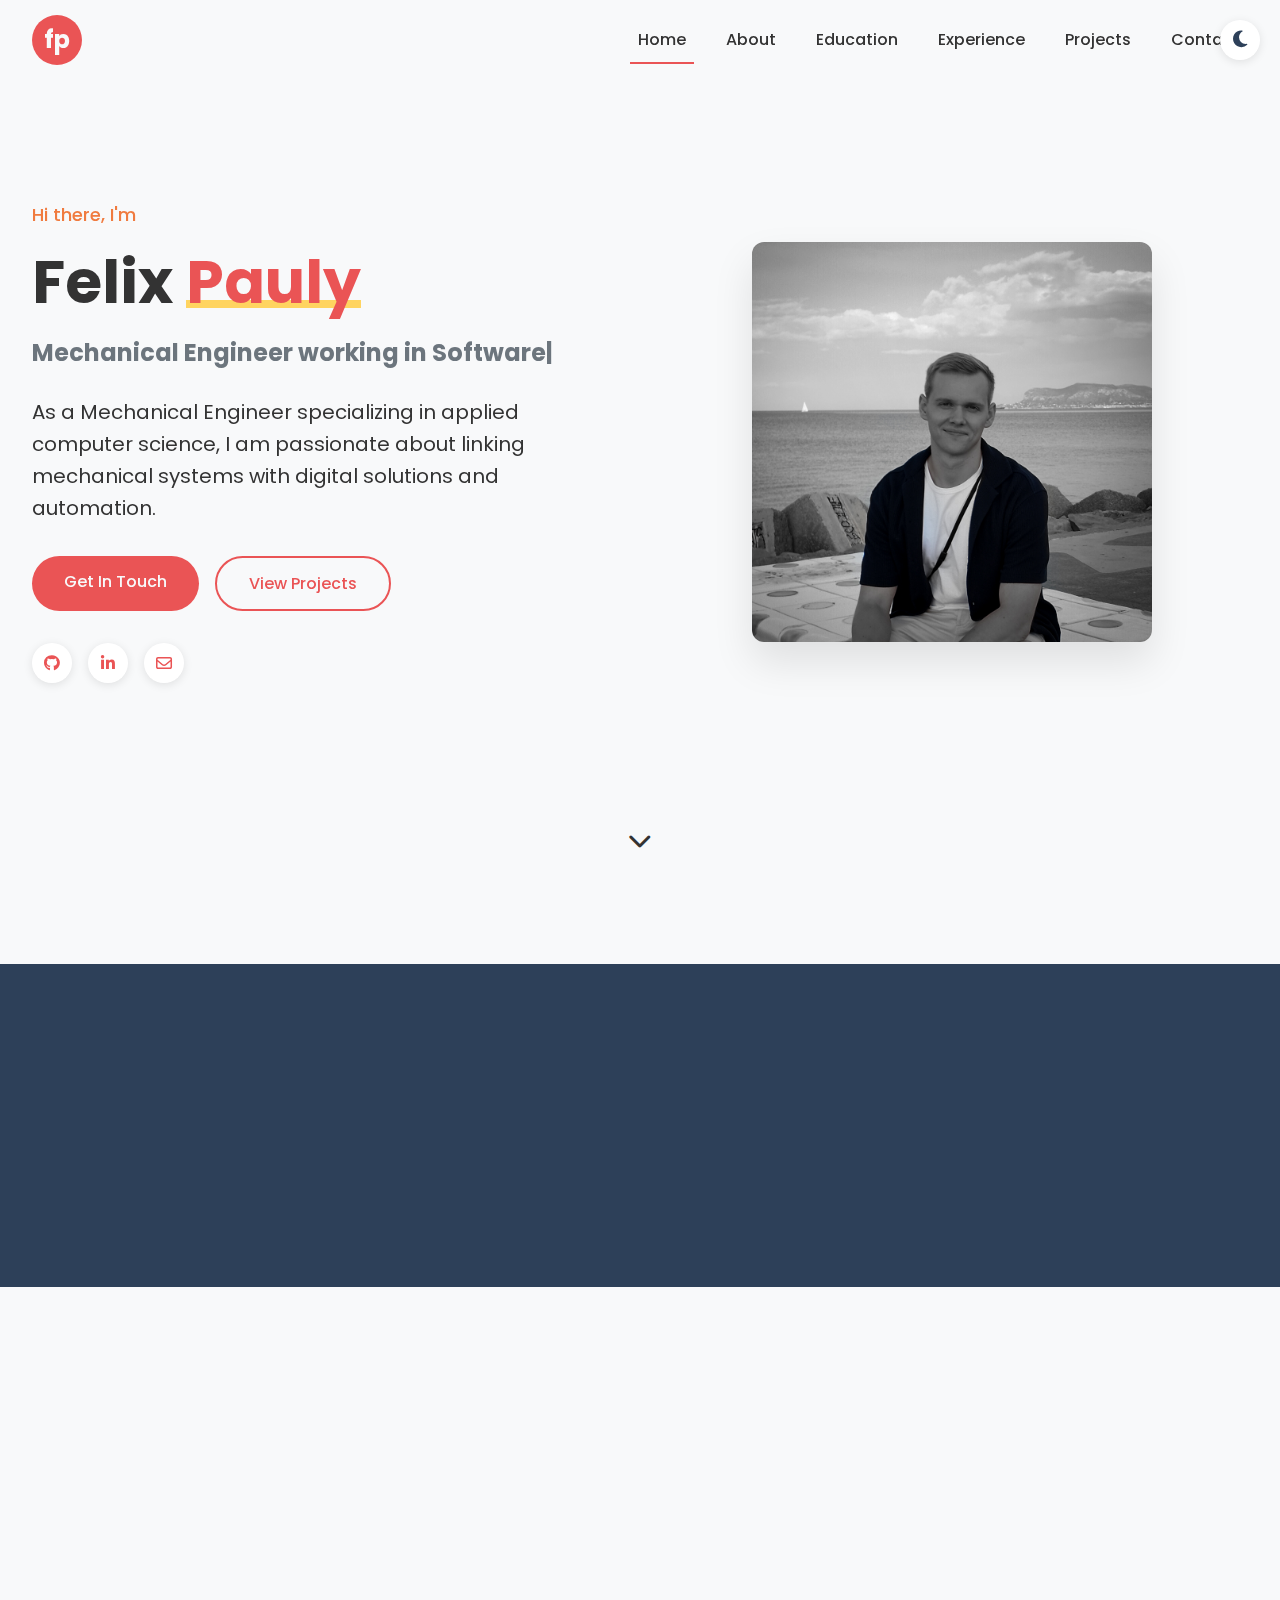
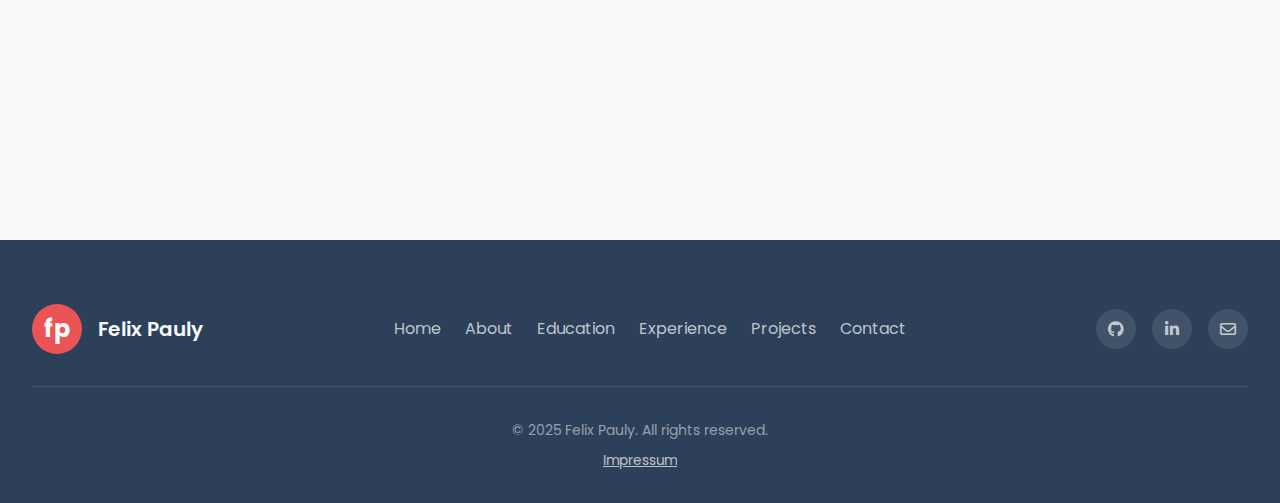
<file: index.html>
<!DOCTYPE html>
<html lang="en">
<head>
    <meta charset="UTF-8">
    <meta name="viewport" content="width=device-width, initial-scale=1.0">
    <title>Felix Pauly | Mechanical Engineer working in Software</title>
    <meta name="description" content="Portfolio of Felix Pauly, Mechanical Engineer with experience in automotive software development">
    <!-- Fonts -->
    <link rel="preconnect" href="https://fonts.googleapis.com">
    <link rel="preconnect" href="https://fonts.gstatic.com" crossorigin>
    <link href="https://fonts.googleapis.com/css2?family=Poppins:wght@300;400;500;600;700&display=swap" rel="stylesheet">
    <!-- Font Awesome -->
    <link rel="stylesheet" href="https://cdnjs.cloudflare.com/ajax/libs/font-awesome/6.4.0/css/all.min.css">
    <!-- Theme initializer - prevents flash -->
    <script>
        // Adds a preload class to disable transitions during loading
        document.documentElement.classList.add('preload');
        
        // Wait until the DOM is fully loaded
        document.addEventListener('DOMContentLoaded', function() {
            // Check saved theme and apply it immediately
            const savedTheme = localStorage.getItem('theme');
            if (savedTheme === 'dark' || (!savedTheme && window.matchMedia('(prefers-color-scheme: dark)').matches)) {
                document.body.classList.add('dark-theme');
            }
        });
        
        // Remove the preload class after loading to enable transitions
        window.addEventListener('load', () => {
            setTimeout(() => {
                document.documentElement.classList.remove('preload');
            }, 50);
        });
    </script>
    <!-- Custom CSS -->
    <link rel="stylesheet" href="./styles.css">
    <link rel="icon" type="image/svg" href="./img/logo.svg">
    <!-- AOS Animation Library -->
    <link href="https://unpkg.com/aos@2.3.1/dist/aos.css" rel="stylesheet">
</head>
<body>
    <div class="theme-toggle">
        <i class="fas fa-moon"></i>
        <i class="fas fa-sun"></i>
    </div>

    <header id="home">
        <div class="header-content container">
            <a href="#home" class="logo-holder">
                <div class="logo">
                    <span>fp</span>
                </div>
            </a>
            <nav>
                <ul id="menu">
                    <li>
                        <a href="#home" class="nav-link active">Home</a>
                    </li>
                    <li>
                        <a href="#skills" class="nav-link">About</a>
                    </li>
                    <li>
                        <a href="#education" class="nav-link">Education</a>
                    </li>
                    <li>
                        <a href="#experience" class="nav-link">Experience</a>
                    </li>
                    <li>
                        <a href="#projects" class="nav-link">Projects</a>
                    </li>
                    <li>
                        <a href="#contact" class="nav-link">Contact</a>
                    </li>
                </ul>
                <button class="mobile-toggle" aria-label="Toggle menu">
                    <span></span>
                    <span></span>
                    <span></span>
                </button>
            </nav>
        </div>
    </header>

    <main>
        <section class="hero" id="hero">
            <div class="container">
                <div class="hero-content">
                    <div class="hero-text" data-aos="fade-right">
                        <span class="subtitle">Hi there, I'm</span>
                        <h1>Felix <span>Pauly</span></h1>
                        <h2 class="typing">Mechanical Engineer working in Software</h2>
                        <p> As a Mechanical Engineer specializing in applied computer science, I am passionate about linking mechanical systems with digital solutions and automation.</p>
                        <div class="cta-buttons">
                            <a href="#contact" class="btn btn-primary">Get In Touch</a>
                            <a href="#projects" class="btn btn-secondary">View Projects</a>
                        </div>
                        <div class="social-links">
                            <a href="https://www.github.com/fepauly" aria-label="GitHub"><i class="fab fa-github"></i></a>
                            <a href="https://www.linkedin.com/in/felix-pauly" aria-label="LinkedIn"><i class="fab fa-linkedin-in"></i></a>
                            <a href="mailto:f.pauly97@gmail.com" aria-label="Email"><i class="far fa-envelope"></i></a>
                        </div>
                    </div>
                    <div class="hero-image" data-aos="fade-left">
                        <div class="image-wrapper">
                            <img src="./img/me.jpg" alt="Felix Pauly - Mechanical Engineer with Applied Computer Science" width="100%">
                        </div>
                    </div>
                </div>
            </div>
            <div class="scroll-down">
                <a href="#skills">
                    <i class="fas fa-chevron-down"></i>
                </a>
            </div>
        </section>

        <section class="stats">
            <div class="container">
                <div class="stats-grid">
                    <div class="stat-item" data-aos="fade-up" data-aos-delay="100">
                        <i class="fas fa-code"></i>
                        <h3>2+</h3>
                        <p>Years Experience</p>
                    </div>
                    <div class="stat-item" data-aos="fade-up" data-aos-delay="200">
                        <i class="fas fa-graduation-cap"></i>
                        <h3>M.SC.</h3>
                        <p>Mechanical Engineering<br/>w/ applied CS</p>
                    </div>
                    <div class="stat-item" data-aos="fade-up" data-aos-delay="200">
                        <i class="fas fa-flask"></i>
                        <h3>Automation</h3>
                        <p>Developing Test Benches w/ LabVIEW</p>
                    </div>
                    <div class="stat-item" data-aos="fade-up" data-aos-delay="300">
                        <i class="fas fa-car"></i>
                        <h3>SIL</h3>
                        <p>Level 1-3 Experience</p>
                    </div>
                    <div class="stat-item" data-aos="fade-up" data-aos-delay="400">
                        <i class="fas fa-cogs"></i>
                        <h3>CI/CD</h3>
                        <p>Pipeline Expert</p>
                    </div>
                </div>
            </div>
        </section>

        <section class="skills container" id="skills">
            <div class="section-header" data-aos="fade-up">
                <h2 class="section-title">My Skills & Background</h2>
            </div>
            
            <div class="about-container">
                <div class="about-content" data-aos="fade-right">
                    <p>
                        Hi, I'm Felix, a Mechanical Engineer specializing in applied computer science based in Frankfurt, Germany.
                        My journey began with a Bachelor's in Mechanical Engineering, during which I developed a pick & place application utilizing object detection and coordinate recognition. I later pursued a Master's, focusing on digital solutions within the mechanical engineering field, while also working as a student assistant developing test benches using LabVIEW and PLC programming.
                    </p>
                    <p>
                        Today, I apply my interdisciplinary expertise as a Software Developer in the automotive industry – from developing virtual ECUs for SIL simulations to taking responsibility as a Product Owner for CI/CD pipelines.
                    </p>
                    <p>
                        Outside of work, I enjoy tinkering with 3D printers and microcontroller projects, exploring DIY ideas, and playing the piano and guitar. I also love discovering hidden culinary gems in Frankfurt and trying out new sports.
                    </p>
                </div>

                <div class="skills-container" data-aos="fade-left">
                    <div class="skill-category">
                        <h3>Programming Languages</h3>
                        <div class="skills-grid">
                            <div class="skill">
                                <div class="skill-name">Python</div>
                                <div class="skill-bar">
                                    <div class="skill-level" style="width: 85%"></div>
                                </div>
                            </div>
                            <div class="skill">
                                <div class="skill-name">C</div>
                                <div class="skill-bar">
                                    <div class="skill-level" style="width: 70%"></div>
                                </div>
                            </div>
                            <div class="skill">
                                <div class="skill-name">Groovy</div>
                                <div class="skill-bar">
                                    <div class="skill-level" style="width: 70%"></div>
                                </div>
                            </div>
                            <div class="skill">
                                <div class="skill-name">Matlab</div>
                                <div class="skill-bar">
                                    <div class="skill-level" style="width: 65%"></div>
                                </div>
                            </div>
                        </div>
                    </div>

                    <div class="skill-category">
                        <h3>Tools & Technologies</h3>
                        <div class="tag-cloud">
                            <span class="tag">Jenkins</span>
                            <span class="tag">GitHub Actions</span>
                            <span class="tag">Docker</span>
                            <span class="tag">AUTOSAR</span>
                            <span class="tag">Software in the Loop (SIL)</span>
                            <span class="tag">CAD</span>
                            <span class="tag">LabVIEW</span>
                        </div>
                    </div>
                </div>
            </div>
        </section>

        <section class="education container" id="education">
            <div class="section-header" data-aos="fade-up">
                <h2 class="section-title">Education</h2>
            </div>
            
            <div class="timeline">
                
                <div class="timeline-item" data-aos="fade-up" data-aos-delay="200">
                    <div class="timeline-icon">
                        <i class="fas fa-graduation-cap"></i>
                    </div>
                    <div class="timeline-content">
                        <div class="timeline-feature">
                            <i class="fas fa-university"></i>
                        </div>
                        <h3>M.Sc. Mechanical Engineering w/ applied Computer Science</h3>
                        <span class="timeline-date">2021-2023</span>
                        <p class="timeline-location">RPTU Kaiserslautern/Landau</p>
                        <div class="timeline-details">
                            <p><strong>Thesis:</strong> Selection of a suitable software tool for the simulation of soft robots using beam theory</p>
                            <p><strong>Final Grade:</strong> 1.1</p>
                        </div>
                    </div>
                </div>
                
                <div class="timeline-item" data-aos="fade-up">
                    <div class="timeline-icon">
                        <i class="fas fa-graduation-cap"></i>
                    </div>
                    <div class="timeline-content">
                        <div class="timeline-feature">
                            <i class="fas fa-university"></i>
                        </div>
                        <h3>B.Sc. Mechanical Engineering</h3>
                        <span class="timeline-date">2016-2021</span>
                        <p class="timeline-location">RPTU Kaiserslautern/Landau</p>
                        <div class="timeline-details">
                            <p><strong>Thesis:</strong> Programming and optimization of object and coordinate recognition for a pick & place application</p>
                            <p><strong>Final Grade:</strong> 2.3</p>
                        </div>
                    </div>
                </div>
            </div>
        </section>

        <section class="experience container" id="experience">
            <div class="section-header" data-aos="fade-up">
                <h2 class="section-title">Work Experience</h2>
            </div>
            
            <div class="timeline">
                <div class="timeline-item" data-aos="fade-up">
                    <div class="timeline-icon">
                        <i class="fas fa-briefcase"></i>
                    </div>
                    <div class="timeline-content">
                        <div class="timeline-feature">
                            <i class="fas fa-car-side"></i>
                        </div>
                        <h3>Software Developer</h3>
                        <span class="timeline-date">2023-Present</span>
                        <p class="timeline-location">ASAP Engineering GmbH</p>
                        <div class="timeline-details">
                            <p>Project-based software development in the automotive industry with focus on CI/CD pipelines and development of Virtual ECUs (Level 1-3) for SIL-based virtual validation.</p>
                            <p><span class="highlight">Current role: Product Owner</span> for Jenkins CI/CD Software Build pipelines.</p>
                        </div>
                    </div>
                </div>
                
                <div class="timeline-item" data-aos="fade-up" data-aos-delay="200">
                    <div class="timeline-icon">
                        <i class="fas fa-briefcase"></i>
                    </div>
                    <div class="timeline-content">
                        <div class="timeline-feature">
                            <i class="fas fa-flask"></i>
                        </div>
                        <h3>Student Worker</h3>
                        <span class="timeline-date">2021-2023</span>
                        <p class="timeline-location">Chair of Computational Physics in Engineering, RPTU Kaiserslautern/Landau</p>
                        <div class="timeline-details">
                            <p>Designed and developed test benches, integrating actors, sensors, and measurement equipment. Created LabVIEW-based automation software and PLC interfaces for pneumatic actuation of soft robots and scratch tests.</p>
                        </div>
                    </div>
                </div>
            </div>
        </section>

        <section class="projects container" id="projects">
            <div class="section-header" data-aos="fade-up">
                <h2 class="section-title">Featured Projects</h2>
            </div>
            
            <div class="projects-grid">
                <div class="project-card" data-aos="fade-up">
                    <div class="project-header">
                        <i class="fas fa-car-side"></i>
                        <h3>vECU Level 1 for Rear Axle Steering</h3>
                    </div>
                    <div class="project-body">
                        <p class="project-tag">Work Related</p>
                        <p class="project-description">Developed a virtual ECU (vECU) for SIL simulation of rear axle steering control. Integrated the vECU with mechanical and eletrical models into a Simulation Environment to run fully automated testing.</p>
                        <ul class="project-features">
                            <li><i class="fas fa-check-circle"></i> Prepared target code for ECU simulation</li>
                            <li><i class="fas fa-check-circle"></i> Created SIL adapters for COM services</li>
                            <li><i class="fas fa-check-circle"></i> Designed sequential event handler</li>
                            <li><i class="fas fa-check-circle"></i> Integrated with steering and motor models</li>
                        </ul>
                        <div class="project-tech">
                            <span class="tech-badge">SIL</span>
                            <span class="tech-badge">vECU</span>
                            <span class="tech-badge">AUTOSAR</span>
                            <span class="tech-badge">C</span>
                        </div>
                    </div>
                </div>
                
                <div class="project-card" data-aos="fade-up" data-aos-delay="100">
                    <div class="project-header">
                        <i class="fas fa-code-branch"></i>
                        <h3>CI/CD Pipelines for SWC Build & Linking</h3>
                    </div>
                    <div class="project-body">
                        <p class="project-tag">Work Related</p>
                        <p class="project-description">Developed scalable CI/CD pipelines for SWC builds and tests using Conan and CMake. Utilizing a modular approach, the Jenkins pipeline leverages Kubernetes and Docker to execute parallel builds efficiently.</p>
                        <ul class="project-features">
                            <li><i class="fas fa-check-circle"></i> Implemented a build tools using CMake & Conan</li>
                            <li><i class="fas fa-check-circle"></i> Generalized SWC build for multiple ECUs</li>
                            <li><i class="fas fa-check-circle"></i> Utilized Jenkins pipeline with parallelization</li>
                            <li><i class="fas fa-check-circle"></i> Implemented Docker build environments</li>
                        </ul>
                        <div class="project-tech">
                            <span class="tech-badge">Jenkins</span>
                            <span class="tech-badge">Docker</span>
                            <span class="tech-badge">Conan</span>
                            <span class="tech-badge">CMake</span>
                        </div>
                    </div>
                </div>
                
                <div class="project-card" data-aos="fade-up" data-aos-delay="200">
                    <div class="project-header">
                        <i class="fas fa-tools"></i>
                        <h3>Tool Development for CI and Developer Use</h3>
                    </div>
                    <div class="project-body">
                        <p class="project-tag">Work Related</p>
                        <p class="project-description">Created versatile CLI tools for CI build and test processes, usable locally by developers.</p>
                        <ul class="project-features">
                            <li><i class="fas fa-check-circle"></i> Developed Python-based CLI tools</li>
                            <li><i class="fas fa-check-circle"></i> Integrated with GitHub Actions</li>
                            <li><i class="fas fa-check-circle"></i> Created code generation tools</li>
                            <li><i class="fas fa-check-circle"></i> Implemented static analysis tools</li>
                        </ul>
                        <div class="project-tech">
                            <span class="tech-badge">Python</span>
                            <span class="tech-badge">GitHub Actions</span>
                            <span class="tech-badge">CLI</span>
                            <span class="tech-badge">MATLAB</span>
                        </div>
                    </div>
                </div>
                <div class="project-card" data-aos="fade-up" data-aos-delay="200">
                    <div class="project-header">
                        <i class="fas fa-flask"></i>
                        <h3>Development of Test Benches using LabVIEW</h3>
                    </div>
                    <div class="project-body">
                        <p class="project-tag">Work Related</p>
                        <p class="project-description">Designed and developed test benches to streamline measurement processes, integrating actors, sensors, and measurement equipment.</p>
                        <ul class="project-features">
                            <li><i class="fas fa-check-circle"></i> Developed LabVIEW based HMI</li>
                            <li><i class="fas fa-check-circle"></i> Developed automation software with LabVIEW and NI hardware</li>
                            <li><i class="fas fa-check-circle"></i> Created PLC interface for pneumatic actuation of soft robots</li>
                            <li><i class="fas fa-check-circle"></i> Commissioned test benches</li>
                            <li><i class="fas fa-check-circle"></i> Implemented event-driven control using message queues</li>
                        </ul>
                        <div class="project-tech">
                            <span class="tech-badge">LabVIEW</span>
                            <span class="tech-badge">PLC</span>
                            <span class="tech-badge">Automation</span>
                            <span class="tech-badge">Hardware</span>
                        </div>
                    </div>
                </div>
            </div>
        </section>

        <section class="contact container" id="contact">
            <div class="section-header" data-aos="fade-up">
                <h2 class="section-title">Contact Me</h2>
            </div>
            
            <div class="contact-container">
                <div class="contact-info" data-aos="fade-up">
                    <div class="contact-item">
                        <i class="fas fa-map-marker-alt"></i>
                        <div>
                            <h3>Location</h3>
                            <p>Frankfurt, Germany</p>
                        </div>
                    </div>
                    <div class="contact-item">
                        <i class="fas fa-envelope"></i>
                        <div>
                            <h3>Email</h3>
                            <p><a href="mailto:f.pauly97@gmail.com">f.pauly97@gmail.com</a></p>
                        </div>
                    </div>
                    <div class="contact-item">
                        <i class="fab fa-linkedin-in"></i>
                        <div>
                            <h3>LinkedIn</h3>
                            <p><a href="https://www.linkedin.com/in/felix-pauly" target="_blank">linkedin.com/in/felix-pauly</a></p>
                        </div>
                    </div>
                    <div class="contact-item">
                        <i class="fab fa-github"></i>
                        <div>
                            <h3>GitHub</h3>
                            <p><a href="https://www.github.com/fepauly" target="_blank">github.com/fepauly</a></p>
                        </div>
                    </div>
                </div>
            </div>
        </section>

        <!-- Impressum Section -->
        <section class="impressum container" id="impressum">
            <div class="section-header" data-aos="fade-up">
                <h2 class="section-title">Impressum</h2>
            </div>
            <div class="impressum-content" data-aos="fade-up">
                <p><strong>Felix Pauly</strong></p>
                <p>Nieder Kirchweg 123<br>65934 Frankfurt am Main<br>Germany</p>
                <p>Email: <a href="mailto:f.pauly97@gmail.com">f.pauly97@gmail.com</a></p>
                <p>Website: <a href="https://felixpauly.de" target="_blank">felixpauly.de</a></p>
            </div>
        </section>
    </main>

    <footer>
        <div class="container">
            <div class="footer-content">
                <div class="footer-logo">
                    <div class="logo">
                        <span>fp</span>
                    </div>
                    <p>Felix Pauly</p>
                </div>
                <div class="footer-links">
                    <a href="#home">Home</a>
                    <a href="#skills">About</a>
                    <a href="#education">Education</a>
                    <a href="#experience">Experience</a>
                    <a href="#projects">Projects</a>
                    <a href="#contact">Contact</a>
                </div>
                <div class="footer-social">
                    <a href="https://www.github.com/fepauly" aria-label="GitHub"><i class="fab fa-github"></i></a>
                    <a href="https://www.linkedin.com/in/felix-pauly" aria-label="LinkedIn"><i class="fab fa-linkedin-in"></i></a>
                    <a href="mailto:f.pauly97@gmail.com" aria-label="Email"><i class="far fa-envelope"></i></a>
                </div>
            </div>
            <div class="footer-bottom">
                <p>&copy; 2025 Felix Pauly. All rights reserved.</p>
                <small style="display:block; margin-top:0.5rem; font-size:0.85em; opacity:0.7;">
                    <a href="#impressum" style="color:inherit; text-decoration:underline;">Impressum</a>
                </small>
            </div>
        </div>
    </footer>

    <!-- JavaScript Libraries -->
    <script src="https://unpkg.com/aos@2.3.1/dist/aos.js"></script>
    <!-- Custom JS -->
    <script src="./scripts.js"></script>
</body>
</html>
</file>
<file: styles.css>
/* Modern Portfolio Styles for Felix Pauly */

/* Hinzufügen des Theme-Loaders, um Flash zu vermeiden */
:root {
  /* Modern color scheme */
  --primary: #2d4059;
  --secondary: #ea5455;
  --accent: #f07b3f;
  --light: #ffd460;
  --dark: #222831;
  --bg-light: #f8f9fa;
  --bg-dark: #121212;
  --text-light: #f8f9fa;
  --text-dark: #333;
  --text-muted: #6c757d;
  --shadow: rgba(0, 0, 0, 0.1);
  --border-radius: 12px;
  --transition: all 0.3s ease;

  /* Sizing */
  --header-height: 80px;
  --container-width: 1280px;

  /* Font sizes */
  --text-xs: 0.75rem;
  --text-sm: 0.875rem;
  --text-base: 1rem;
  --text-lg: 1.125rem;
  --text-xl: 1.25rem;
  --text-2xl: 1.5rem;
  --text-3xl: 1.875rem;
  --text-4xl: 2.25rem;
  --text-5xl: 3rem;
  --text-6xl: 3.75rem;
}

/* Add a preload state to prevent flash */
.preload * {
  transition: none !important;
}

/* Light/Dark theme variables */
body {
  --bg-color: var(--bg-light);
  --text-color: var(--text-dark);
  --card-bg: #ffffff;
  --border-color: #e1e4e8;
  --nav-bg: rgba(255, 255, 255, 0.8);
  --timeline-line: #e1e4e8;
}

body.dark-theme {
  --bg-color: var(--bg-dark);
  --text-color: var(--text-light);
  --card-bg: #1e1e1e;
  --border-color: #333;
  --nav-bg: rgba(18, 18, 18, 0.8);
  --timeline-line: #333;
}

/* Base styles */
*, *::before, *::after {
  box-sizing: border-box;
  margin: 0;
  padding: 0;
}

html {
  scroll-behavior: smooth;
  font-size: 16px;
}

body {
  font-family: 'Poppins', sans-serif;
  background-color: var(--bg-color);
  color: var(--text-color);
  line-height: 1.6;
  overflow-x: hidden;
  transition: background-color 0.3s ease;
}

a {
  text-decoration: none;
  color: var(--secondary);
  transition: var(--transition);
}

a:hover {
  color: var(--accent);
}

ul {
  list-style-type: none;
}

img {
  max-width: 100%;
  height: auto;
}

/* Theme toggle */
.theme-toggle {
  position: fixed;
  top: 20px;
  right: 20px;
  z-index: 1000;
  background-color: var(--card-bg);
  border-radius: 50%;
  width: 40px;
  height: 40px;
  display: flex;
  align-items: center;
  justify-content: center;
  cursor: pointer;
  box-shadow: 0 2px 10px var(--shadow);
  transition: var(--transition);
}

.theme-toggle:hover {
  transform: translateY(-3px);
}

.theme-toggle i {
  font-size: 1.2rem;
  color: var(--primary);
}

body:not(.dark-theme) .fa-sun,
body.dark-theme .fa-moon {
  display: none;
}

/* Container */
.container {
  width: 100%;
  max-width: var(--container-width);
  margin: 0 auto;
  padding: 0 2rem;
}

/* Button styles */
.btn {
  display: inline-block;
  padding: 0.8rem 2rem;
  border-radius: 30px;
  font-weight: 500;
  text-align: center;
  cursor: pointer;
  transition: var(--transition);
  border: none;
  font-size: var(--text-base);
}

.btn-primary {
  background-color: var(--secondary);
  color: var(--text-light);
}

.btn-primary:hover {
  background-color: var(--accent);
  transform: translateY(-3px);
  box-shadow: 0 10px 20px rgba(234, 84, 85, 0.3);
  color: var(--text-light);
}

.btn-secondary {
  background-color: transparent;
  border: 2px solid var(--secondary);
  color: var(--secondary);
}

.btn-secondary:hover {
  background-color: var(--secondary);
  color: var(--text-light);
  transform: translateY(-3px);
  box-shadow: 0 10px 20px rgba(234, 84, 85, 0.2);
}

.cta-buttons {
  display: flex;
  gap: 1rem;
  margin-top: 2rem;
}

/* Header */
header {
  position: fixed;
  top: 0;
  left: 0;
  width: 100%;
  z-index: 100;
  transition: var(--transition);
  background-color: transparent;
  height: var(--header-height);
}

header.scrolled {
  background-color: var(--nav-bg);
  box-shadow: 0 5px 20px rgba(0, 0, 0, 0.1);
  backdrop-filter: blur(10px);
}

.header-content {
  display: flex;
  justify-content: space-between;
  align-items: center;
  height: 100%;
}

/* Logo */
.logo-holder {
  display: flex;
  align-items: center;
}

.logo {
  display: flex;
  align-items: center;
  justify-content: center;
  width: 50px;
  height: 50px;
  background-color: var(--secondary);
  border-radius: 50%;
  color: var(--text-light);
  font-weight: 700;
  font-size: 1.5rem;
  text-transform: lowercase;
  transition: var(--transition);
}

.logo:hover {
  transform: rotate(10deg) scale(1.05);
  background-color: var(--accent);
}

/* Navigation */
nav {
  display: flex;
  align-items: center;
}

nav ul {
  display: flex;
  gap: 1.5rem;
}

.nav-link {
  position: relative;
  padding: 0.5rem;
  color: var(--text-color);
  font-weight: 500;
}

.nav-link::after {
  content: '';
  position: absolute;
  bottom: -5px;
  left: 0;
  width: 0;
  height: 2px;
  background-color: var(--secondary);
  transition: width 0.3s ease;
}

.nav-link:hover::after,
.nav-link.active::after {
  width: 100%;
}

.mobile-toggle {
  display: none;
  background: none;
  border: none;
  cursor: pointer;
  position: relative;
  width: 30px;
  height: 24px;
}

.mobile-toggle span {
  display: block;
  position: absolute;
  height: 3px;
  width: 100%;
  background: var(--text-color);
  border-radius: 3px;
  opacity: 1;
  left: 0;
  transform: rotate(0deg);
  transition: 0.25s ease-in-out;
}

.mobile-toggle span:nth-child(1) {
  top: 0px;
}

.mobile-toggle span:nth-child(2) {
  top: 10px;
}

.mobile-toggle span:nth-child(3) {
  top: 20px;
}

.mobile-toggle.active span:nth-child(1) {
  top: 10px;
  transform: rotate(135deg);
}

.mobile-toggle.active span:nth-child(2) {
  opacity: 0;
  left: -60px;
}

.mobile-toggle.active span:nth-child(3) {
  top: 10px;
  transform: rotate(-135deg);
}

/* Hero Section */
.hero {
  height: 100vh;
  display: flex;
  align-items: center;
  padding-top: var(--header-height);
  position: relative;
  margin-bottom: 4rem;
}

.hero-content {
  display: flex;
  align-items: center;
  justify-content: space-between;
  gap: 2rem;
}

.hero-text {
  flex: 1;
}

.subtitle {
  display: inline-block;
  font-size: var(--text-lg);
  color: var(--accent);
  margin-bottom: 1rem;
  font-weight: 500;
}

h1 {
  font-size: var(--text-6xl);
  line-height: 1.2;
  margin-bottom: 1rem;
  font-weight: 700;
}

h1 span {
  color: var(--secondary);
  position: relative;
  display: inline-block;
}

h1 span::after {
  content: "";
  position: absolute;
  height: 8px;
  background-color: var(--light);
  width: 100%;
  left: 0;
  bottom: 10px;
  z-index: -1;
}

.typing {
  font-size: var(--text-2xl);
  margin-bottom: 1.5rem;
  color: var(--text-muted);
  position: relative;
}

.typing::after {
  content: "|";
  animation: blink 1s infinite;
}

@keyframes blink {
  0%, 100% { opacity: 1; }
  50% { opacity: 0; }
}

.hero-text p {
  font-size: var(--text-xl);
  margin-bottom: 1rem;
  max-width: 500px;
}

.social-links {
  margin-top: 2rem;
  display: flex;
  gap: 1rem;
}

.social-links a {
  display: flex;
  align-items: center;
  justify-content: center;
  width: 40px;
  height: 40px;
  border-radius: 50%;
  background-color: var(--card-bg);
  color: var(--secondary);
  transition: var(--transition);
  box-shadow: 0 2px 10px var(--shadow);
}

.social-links a:hover {
  transform: translateY(-5px);
  background-color: var(--secondary);
  color: var(--text-light);
}

.hero-image {
  flex: 1;
  display: flex;
  justify-content: center;
}

.image-wrapper {
  width: 400px;
  height: 400px;
  position: relative;
  overflow: hidden;
  border-radius: var(--border-radius);
  box-shadow: 0 20px 40px var(--shadow);
  transition: var(--transition);
}

.image-wrapper::before {
  content: '';
  position: absolute;
  inset: 0;
  border: 2px solid var(--secondary);
  border-radius: var(--border-radius);
  transform: translate(15px, 15px);
  z-index: -1;
  transition: var(--transition);
}

.image-wrapper:hover {
  transform: translateY(-10px);
}

.image-wrapper:hover::before {
  transform: translate(10px, 10px);
}

.image-wrapper img {
  width: 100%;
  height: 100%;
  object-fit: cover;
  transition: var(--transition);
}

.scroll-down {
  position: absolute;
  bottom: 40px;
  left: 50%;
  transform: translateX(-50%);
  animation: bounce 2s infinite;
}

.scroll-down a {
  display: block;
  font-size: 1.5rem;
  color: var(--text-color);
  transition: var(--transition);
}

.scroll-down a:hover {
  color: var(--secondary);
}

@keyframes bounce {
  0%, 20%, 50%, 80%, 100% {
    transform: translateY(0) translateX(-50%);
  }
  40% {
    transform: translateY(-10px) translateX(-50%);
  }
  60% {
    transform: translateY(-5px) translateX(-50%);
  }
}

/* Stats Section */
.stats {
  background-color: var(--primary);
  padding: 3rem 0;
  margin-bottom: 6rem;
  position: relative;
  overflow: hidden;
}

.stats-grid {
  display: flex;
  justify-content: space-between;
  gap: 1rem;
  flex-wrap: nowrap;
}

@media (max-width: 768px) {
  .stats-grid {
    flex-wrap: wrap;
    flex-direction: column;
    align-items: center;
  }

  .stat-item {
    width: 100%;
    text-align: center;
  }
}

.stat-item {
  text-align: center;
  padding: 2rem 1rem;
  background-color: rgba(255, 255, 255, 0.05);
  border-radius: var(--border-radius);
  transition: var(--transition);
  position: relative;
  overflow: hidden;
  flex: 1;
}

.stat-item:hover {
  transform: translateY(-10px);
  background-color: rgba(255, 255, 255, 0.1);
}

.stat-item::before {
  content: "";
  position: absolute;
  width: 100%;
  height: 3px;
  background-color: var(--secondary);
  bottom: 0;
  left: 0;
  transform: translateX(-100%);
  transition: var(--transition);
}

.stat-item:hover::before {
  transform: translateX(0);
}

.stat-item i {
  font-size: 2.5rem;
  margin-bottom: 1rem;
  color: var(--light);
}

.stat-item h3 {
  font-size: var(--text-3xl);
  font-weight: 700;
  margin-bottom: 0.5rem;
  color: var(--text-light);
}

.stat-item p {
  color: rgba(255, 255, 255, 0.7);
  font-size: var(--text-base);
}

/* Section styles */
section {
  padding: 6rem 0;

}

.section-header {
  text-align: center;
  margin-bottom: 4rem;
}

.section-subtitle {
  font-size: var(--text-xl);
  color: var(--secondary);
  position: relative;
  display: inline-block;
  margin-bottom: 1rem;
  margin-top: 4rem;
}

.section-title {
  font-size: var(--text-4xl);
  margin-bottom: 1rem;
  margin-top: 5.5rem;
  position: relative;
  display: inline-block;
}

.section-title::after {
  content: "";
  position: absolute;
  width: 60%;
  height: 4px;
  background-color: var(--secondary);
  left: 20%;
  bottom: -10px;
  border-radius: 2px;
}

/* About & Skills */
.about-container {
  display: grid;
  grid-template-columns: repeat(2, 1fr);
  gap: 3rem;
  align-items: center;
}

.about-content p {
  margin-bottom: 1.5rem;
  color: var(--text-color);
}

.skills-container {
  display: flex;
  flex-direction: column;
  gap: 2rem;
}

.skill-category h3 {
  font-size: var(--text-xl);
  margin-bottom: 1.5rem;
  position: relative;
  display: inline-block;
}

.skill-category h3::after {
  content: "";
  position: absolute;
  width: 40px;
  height: 3px;
  background-color: var(--secondary);
  left: 0;
  bottom: -8px;
}

.skills-grid {
  display: flex;
  flex-direction: column;
  gap: 1.2rem;
}

.skill {
  display: flex;
  flex-direction: column;
  gap: 0.5rem;
}

.skill-name {
  display: flex;
  justify-content: space-between;
  font-weight: 500;
}

.skill-bar {
  height: 8px;
  background-color: var(--border-color);
  border-radius: 4px;
  overflow: hidden;
}

.skill-level {
  height: 100%;
  background-color: var(--secondary);
  border-radius: 4px;
  position: relative;
  animation: skill-fill 2s ease-out;
}

@keyframes skill-fill {
  0% {
    width: 0;
  }
}

.tag-cloud {
  display: flex;
  flex-wrap: wrap;
  gap: 0.8rem;
}

.tag {
  display: inline-block;
  padding: 0.5rem 1rem;
  background-color: var(--card-bg);
  border-radius: 30px;
  font-size: var(--text-sm);
  font-weight: 500;
  color: var(--text-color);
  border: 1px solid var(--border-color);
  transition: var(--transition);
}

.tag:hover {
  background-color: var(--secondary);
  color: var(--text-light);
  transform: translateY(-3px);
  box-shadow: 0 5px 10px var(--shadow);
}

/* Timeline */
.timeline {
  position: relative;
  max-width: 1000px;
  margin: 0 auto;
}

.timeline::before {
  content: '';
  position: absolute;
  top: 0;
  left: 50%;
  transform: translateX(-50%);
  width: 3px;
  height: 100%;
  background-color: var(--timeline-line);
}

.timeline-item {
  position: relative;
  margin-bottom: 4rem;
}

.timeline-item:last-child {
  margin-bottom: 0;
}

.timeline-icon {
  position: absolute;
  left: 50%;
  transform: translateX(-50%);
  width: 50px;
  height: 50px;
  border-radius: 50%;
  background-color: var(--secondary);
  display: flex;
  align-items: center;
  justify-content: center;
  color: var(--text-light);
  z-index: 1;
  box-shadow: 0 0 0 4px var(--bg-color), 0 0 0 8px var(--timeline-line);
}

.timeline-content {
  position: relative;
  width: 45%;
  padding: 2rem;
  background-color: var(--card-bg);
  border-radius: var(--border-radius);
  box-shadow: 0 5px 15px var(--shadow);
  transition: var(--transition);
}

.timeline-item:nth-child(odd) .timeline-content {
  left: 55%;
}

.timeline-item:nth-child(even) .timeline-content {
  left: 0;
}

.timeline-item:nth-child(odd) .timeline-content::before {
  content: "";
  position: absolute;
  top: 20px;
  left: -15px;
  width: 0;
  height: 0;
  border-top: 15px solid transparent;
  border-bottom: 15px solid transparent;
  border-right: 15px solid var(--card-bg);
}

.timeline-item:nth-child(even) .timeline-content::before {
  content: "";
  position: absolute;
  top: 20px;
  right: -15px;
  width: 0;
  height: 0;
  border-top: 15px solid transparent;
  border-bottom: 15px solid transparent;
  border-left: 15px solid var(--card-bg);
}

.timeline-content:hover {
  transform: translateY(-10px);
  box-shadow: 0 10px 30px var(--shadow);
}

.timeline-img {
  margin-bottom: 1.5rem;
  border-radius: 10px;
  overflow: hidden;
}

.timeline-img img {
  width: 100%;
  height: 180px;
  object-fit: cover;
  transition: var(--transition);
}

.timeline-content:hover .timeline-img img {
  transform: scale(1.1);
}

.timeline-date {
  display: inline-block;
  padding: 0.4rem 1rem;
  background-color: var(--secondary);
  color: var(--text-light);
  border-radius: 20px;
  font-size: var(--text-sm);
  margin-bottom: 0.5rem;
}

.timeline-location {
  margin-bottom: 1rem;
  color: var(--text-muted);
  font-style: italic;
}

.timeline-details {
  margin-top: 1.5rem;
}

.highlight {
  color: var(--accent);
  font-weight: 600;
}

/* Timeline Feature mit Icons statt Bildern */
.timeline-feature {
  display: flex;
  align-items: center;
  justify-content: center;
  width: 80px;
  height: 80px;
  background: linear-gradient(135deg, var(--primary) 0%, var(--secondary) 100%);
  border-radius: 20px;
  margin-bottom: 1.5rem;
  box-shadow: 0 8px 20px rgba(0, 0, 0, 0.1);
  transition: var(--transition);
  position: relative;
  overflow: hidden;
}

.timeline-feature::before {
  content: '';
  position: absolute;
  top: -10px;
  left: -10px;
  width: 40px;
  height: 40px;
  background-color: rgba(255, 255, 255, 0.1);
  border-radius: 30%;
  z-index: 0;
}

.timeline-feature::after {
  content: '';
  position: absolute;
  bottom: -15px;
  right: -15px;
  width: 60px;
  height: 60px;
  background-color: rgba(255, 255, 255, 0.05);
  border-radius: 50%;
  z-index: 0;
}

.timeline-feature i {
  font-size: 2.5rem;
  color: var(--text-light);
  position: relative;
  z-index: 1;
}

.timeline-content:hover .timeline-feature {
  transform: translateY(-5px) scale(1.05);
  box-shadow: 0 15px 30px rgba(0, 0, 0, 0.15);
}

/* Project Cards */
.projects-grid {
  display: grid;
  grid-template-columns: repeat(2, 1fr);
  gap: 2rem;
}

.project-card {
  background-color: var(--card-bg);
  border-radius: var(--border-radius);
  overflow: hidden;
  transition: var(--transition);
  box-shadow: 0 5px 15px var(--shadow);
  display: flex;
  flex-direction: column;
}

.project-card:hover {
  transform: translateY(-10px);
  box-shadow: 0 15px 30px var(--shadow);
}

.project-header {
  background-color: var(--primary);
  color: var(--text-light);
  padding: 1.5rem;
  position: relative;
}

.project-header i {
  font-size: 2rem;
  margin-bottom: 1rem;
}

.project-header h3 {
  font-size: var(--text-xl);
  margin-bottom: 0;
}

.project-body {
  padding: 1.5rem;
  flex-grow: 1;
  display: flex;
  flex-direction: column;
}

.project-tag {
  display: inline-block;
  padding: 0.3rem 0.8rem;
  background-color: rgba(240, 123, 63, 0.15);
  color: var(--accent);
  border-radius: 15px;
  font-size: var(--text-xs);
  margin-bottom: 1rem;
  width: fit-content;
}

.project-description {
  margin-bottom: 1.5rem;
}

.project-features {
  margin-top: auto;
  margin-bottom: 1.5rem;
}

.project-features li {
  margin-bottom: 0.8rem;
  display: flex;
  align-items: center; /* Ändere von flex-start zu center für vertikale Zentrierung */
  gap: 0.5rem; /* Füge etwas Abstand zwischen Icon und Text hinzu */
}

.project-features li i {
  color: var(--secondary);
  font-size: var(--text-sm);
  display: flex; /* Sorgt für bessere Ausrichtung der Icons */
  align-items: center;
  justify-content: center;
  min-width: 16px; /* Feste Breite für gleichmäßigen Abstand */
}

.project-tech {
  display: flex;
  flex-wrap: wrap;
  gap: 0.5rem;
  margin-top: auto;
}

.tech-badge {
  padding: 0.3rem 0.8rem;
  background-color: var(--primary);
  color: var(--text-light);
  border-radius: 15px;
  font-size: var(--text-xs);
}

/* Contact Section */
.contact-container {
  display: flex;
  justify-content: center;
  max-width: 900px;
  margin: 0 auto;
}

.contact-info {
  display: grid;
  grid-template-columns: repeat(2, 1fr);
  gap: 2rem;
  width: 100%;
}

.contact-item {
  display: flex;
  align-items: flex-start;
  gap: 1.5rem;
  padding: 2rem;
  background-color: var(--card-bg);
  border-radius: var(--border-radius);
  box-shadow: 0 5px 15px var(--shadow);
  transition: var(--transition);
}

.contact-item:hover {
  transform: translateY(-5px);
  box-shadow: 0 10px 30px var(--shadow);
}

.contact-item i {
  font-size: 2rem;
  color: var(--secondary);
  background-color: rgba(234, 84, 85, 0.1);
  width: 60px;
  height: 60px;
  display: flex;
  align-items: center;
  justify-content: center;
  border-radius: 50%;
}

.contact-item h3 {
  margin-bottom: 0.5rem;
  font-size: var(--text-xl);
}

.contact-item p {
  margin: 0;
  color: var(--text-muted);
  font-size: var(--text-lg);
}

/* Responsive design for contact info */
@media (max-width: 768px) {
  .contact-info {
    grid-template-columns: 1fr;
  }
}

/* Footer */
footer {
  background-color: var(--primary);
  color: var(--text-light);
  padding: 4rem 0 2rem;
  margin-top: 2rem;
}

.footer-content {
  display: flex;
  justify-content: space-between;
  align-items: center;
  margin-bottom: 2rem;
  flex-wrap: wrap;
  gap: 2rem;
}

.footer-logo {
  display: flex;
  align-items: center;
  gap: 1rem;
}

.footer-logo p {
  font-size: var(--text-xl);
  font-weight: 600;
}

.footer-links {
  display: flex;
  gap: 1.5rem;
}

.footer-links a {
  color: rgba(255, 255, 255, 0.7);
  transition: var(--transition);
}

.footer-links a:hover {
  color: var(--text-light);
}

.footer-social {
  display: flex;
  gap: 1rem;
}

.footer-social a {
  display: flex;
  align-items: center;
  justify-content: center;
  width: 40px;
  height: 40px;
  border-radius: 50%;
  background-color: rgba(255, 255, 255, 0.1);
  color: rgba(255, 255, 255, 0.7);
  transition: var(--transition);
}

.footer-social a:hover {
  background-color: var(--text-light);
  color: var(--primary);
  transform: translateY(-3px);
}

.footer-bottom {
  padding-top: 2rem;
  border-top: 1px solid rgba(255, 255, 255, 0.1);
  text-align: center;
}

.footer-bottom p {
  font-size: var(--text-sm);
  color: rgba(255, 255, 255, 0.5);
}

/* Responsive Design */
@media (max-width: 1200px) {
  :root {
    --text-5xl: 2.5rem;
    --text-6xl: 3rem;
  }

  .container {
    padding: 0 1.5rem;
  }
  
  .projects-grid {
    grid-template-columns: repeat(2, 1fr);
  }
  
  .stats-grid {
    grid-template-columns: repeat(2, 1fr);
  }
}

@media (max-width: 992px) {
  .hero-content {
    flex-direction: column;
  }
  
  .hero-text {
    text-align: center;
    order: 2;
  }
  
  .hero-image {
    order: 1;
    margin-bottom: 2rem;
  }

  .social-links, .cta-buttons {
    justify-content: center;
  }
  
  .about-container {
    grid-template-columns: 1fr;
  }
  
  .timeline::before {
    left: 30px;
  }
  
  .timeline-icon {
    left: 30px;
  }
  
  .timeline-content {
    width: calc(100% - 80px);
    left: 80px !important;
  }
  
  .timeline-item:nth-child(odd) .timeline-content::before,
  .timeline-item:nth-child(even) .timeline-content::before {
    left: -15px;
    border-right: 15px solid var(--card-bg);
    border-left: 0;
  }
  
  .contact-container {
    grid-template-columns: 1fr;
  }
}

@media (max-width: 768px) {
  :root {
    --text-4xl: 1.875rem;
    --text-5xl: 2.25rem;
    --text-6xl: 2.5rem;
  }
  
  .mobile-toggle {
    display: block;
  }
  
  nav ul {
    position: fixed;
    top: var(--header-height);
    left: 0;
    width: 100%;
    height: 0;
    background-color: var(--nav-bg);
    flex-direction: column;
    align-items: center;
    justify-content: center;
    gap: 0;
    overflow: hidden;
    transition: var(--transition);
    z-index: 99;
    backdrop-filter: blur(10px);
  }
  
  nav ul.active {
    height: calc(100vh - var(--header-height));
    padding: 2rem 0;
  }
  
  nav ul li {
    opacity: 0;
    transform: translateY(20px);
    transition: opacity 0.4s ease, transform 0.4s ease;
  }
  
  nav ul.active li {
    opacity: 1;
    transform: translateY(0);
  }
  
  .nav-link {
    font-size: 1.5rem;
    display: block;
    padding: 1rem;
  }
  
  .projects-grid {
    grid-template-columns: 1fr;
  }
  
  .stats-grid {
    grid-template-columns: 1fr;
  }
  
  .image-wrapper {
    width: 300px;
    height: 300px;
  }
  
  .cta-buttons {
    flex-direction: column;
  }
  
  .footer-content {
    flex-direction: column;
    align-items: center;
    gap: 1.5rem;
  }
  
  .footer-links {
    flex-wrap: wrap;
    justify-content: center;
  }
}

@media (max-width: 576px) {
  section {
    padding: 4rem 0;
  }
  
  .hero {
    padding-top: 120px;
    height: auto;
    min-height: 100vh;
  }
  
  .image-wrapper {
    width: 250px;
    height: 250px;
  }
}

/* Animation delays for nav items */
nav ul.active li:nth-child(1) { transition-delay: 0.1s; }
nav ul.active li:nth-child(2) { transition-delay: 0.2s; }
nav ul.active li:nth-child(3) { transition-delay: 0.3s; }
nav ul.active li:nth-child(4) { transition-delay: 0.4s; }
nav ul.active li:nth-child(5) { transition-delay: 0.5s; }
nav ul.active li:nth-child(6) { transition-delay: 0.6s; }

/* AOS animation overrides */
[data-aos] {
  pointer-events: none;
}
[data-aos].aos-animate {
  pointer-events: auto;
}

/* Impressum Section */
.impressum-content {
  text-align: center;
  margin: 0 auto;
  max-width: 400px;
}

.impressum-content a {
  color: var(--secondary);
  text-decoration: underline;
}
</file>
